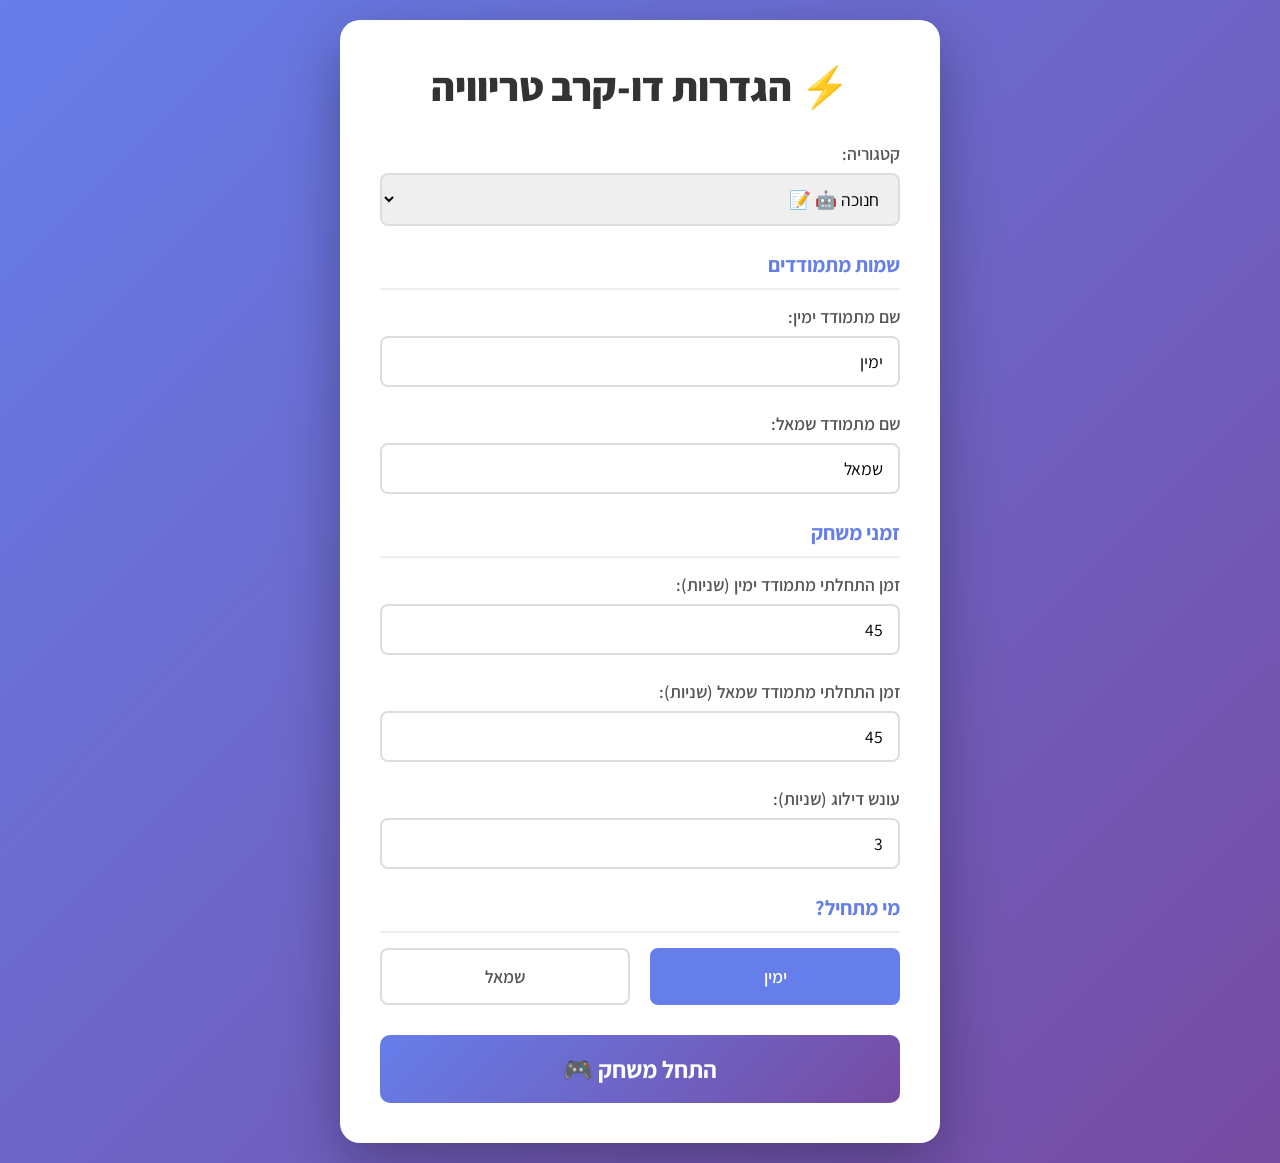
<file: index.html>
<!DOCTYPE html>
<html dir="rtl" lang="he">
<head>
    <meta charset="UTF-8">
    <meta name="viewport" content="width=device-width, initial-scale=1.0">
    <title>הגדרות דו-קרב טריוויה</title>
    <link rel="icon" type="image/png" href="assets/grid.png">
    <link href="https://fonts.googleapis.com/css2?family=Assistant:wght@400;600;700;800&display=swap" rel="stylesheet">
    <style>
        * {
            margin: 0;
            padding: 0;
            box-sizing: border-box;
        }

        body {
            font-family: 'Assistant', sans-serif;
            background: linear-gradient(135deg, #667eea 0%, #764ba2 100%);
            min-height: 100vh;
            display: flex;
            justify-content: center;
            align-items: center;
            padding: 20px;
        }

        .setup-container {
            background: white;
            border-radius: 20px;
            padding: 40px;
            max-width: 600px;
            width: 100%;
            box-shadow: 0 20px 60px rgba(0,0,0,0.3);
        }

        h1 {
            text-align: center;
            color: #333;
            margin-bottom: 30px;
            font-size: 2.5em;
            font-weight: 800;
        }

        .form-group {
            margin-bottom: 25px;
        }

        label {
            display: block;
            margin-bottom: 8px;
            color: #555;
            font-weight: 600;
            font-size: 1.1em;
        }

        input[type="text"],
        input[type="number"],
        select {
            width: 100%;
            padding: 12px 15px;
            border: 2px solid #ddd;
            border-radius: 8px;
            font-size: 1.1em;
            font-family: 'Assistant', sans-serif;
            transition: border-color 0.3s;
            text-align: right;
        }

        input[type="text"]:focus,
        input[type="number"]:focus,
        select:focus {
            outline: none;
            border-color: #667eea;
        }

        .radio-group {
            display: flex;
            gap: 20px;
            margin-top: 10px;
        }

        .radio-option {
            flex: 1;
        }

        .radio-option input[type="radio"] {
            margin-left: 8px;
        }

        .radio-option label {
            display: flex;
            align-items: center;
            justify-content: center;
            padding: 15px;
            border: 2px solid #ddd;
            border-radius: 8px;
            cursor: pointer;
            transition: all 0.3s;
            margin-bottom: 0;
        }

        .radio-option input[type="radio"]:checked + label {
            background: #667eea;
            color: white;
            border-color: #667eea;
        }

        .radio-option input[type="radio"] {
            display: none;
        }

        .start-button {
            width: 100%;
            padding: 18px;
            background: linear-gradient(135deg, #667eea 0%, #764ba2 100%);
            color: white;
            border: none;
            border-radius: 10px;
            font-size: 1.5em;
            font-weight: 700;
            cursor: pointer;
            transition: transform 0.2s, box-shadow 0.2s;
            margin-top: 30px;
            font-family: 'Assistant', sans-serif;
        }

        .start-button:hover {
            transform: translateY(-2px);
            box-shadow: 0 10px 30px rgba(102, 126, 234, 0.4);
        }

        .start-button:active {
            transform: translateY(0);
        }

        .section-title {
            font-size: 1.3em;
            color: #667eea;
            margin-top: 20px;
            margin-bottom: 15px;
            padding-bottom: 10px;
            border-bottom: 2px solid #eee;
            font-weight: 700;
        }

        .loading {
            text-align: center;
            color: #999;
            font-style: italic;
        }
    </style>
</head>
<body>
    <div class="setup-container">
        <h1>⚡ הגדרות דו-קרב טריוויה</h1>
        
        <form id="setupForm">
            <div class="form-group">
                <label for="category">קטגוריה:</label>
                <select id="category" name="category" required>
                    <option value="">טוען קטגוריות...</option>
                </select>
            </div>

            <div class="section-title">שמות מתמודדים</div>

            <div class="form-group">
                <label for="nameRight">שם מתמודד ימין:</label>
                <input type="text" id="nameRight" name="nameRight" value="ימין" required>
            </div>

            <div class="form-group">
                <label for="nameLeft">שם מתמודד שמאל:</label>
                <input type="text" id="nameLeft" name="nameLeft" value="שמאל" required>
            </div>

            <div class="section-title">זמני משחק</div>

            <div class="form-group">
                <label for="timeRight">זמן התחלתי מתמודד ימין (שניות):</label>
                <input type="number" id="timeRight" name="timeRight" value="45" min="10" max="300" required>
            </div>

            <div class="form-group">
                <label for="timeLeft">זמן התחלתי מתמודד שמאל (שניות):</label>
                <input type="number" id="timeLeft" name="timeLeft" value="45" min="10" max="300" required>
            </div>

            <div class="form-group">
                <label for="skipPenalty">עונש דילוג (שניות):</label>
                <input type="number" id="skipPenalty" name="skipPenalty" value="3" min="1" max="10" required>
            </div>

            <div class="section-title">מי מתחיל?</div>

            <div class="radio-group">
                <div class="radio-option">
                    <input type="radio" id="startRight" name="startingContestant" value="RIGHT" checked>
                    <label for="startRight">ימין</label>
                </div>
                <div class="radio-option">
                    <input type="radio" id="startLeft" name="startingContestant" value="LEFT">
                    <label for="startLeft">שמאל</label>
                </div>
            </div>

            <button type="submit" class="start-button">התחל משחק 🎮</button>
        </form>
    </div>

    <script src="js/questionsData.js"></script>
    <script src="js/setup.js"></script>
</body>
</html>
</file>
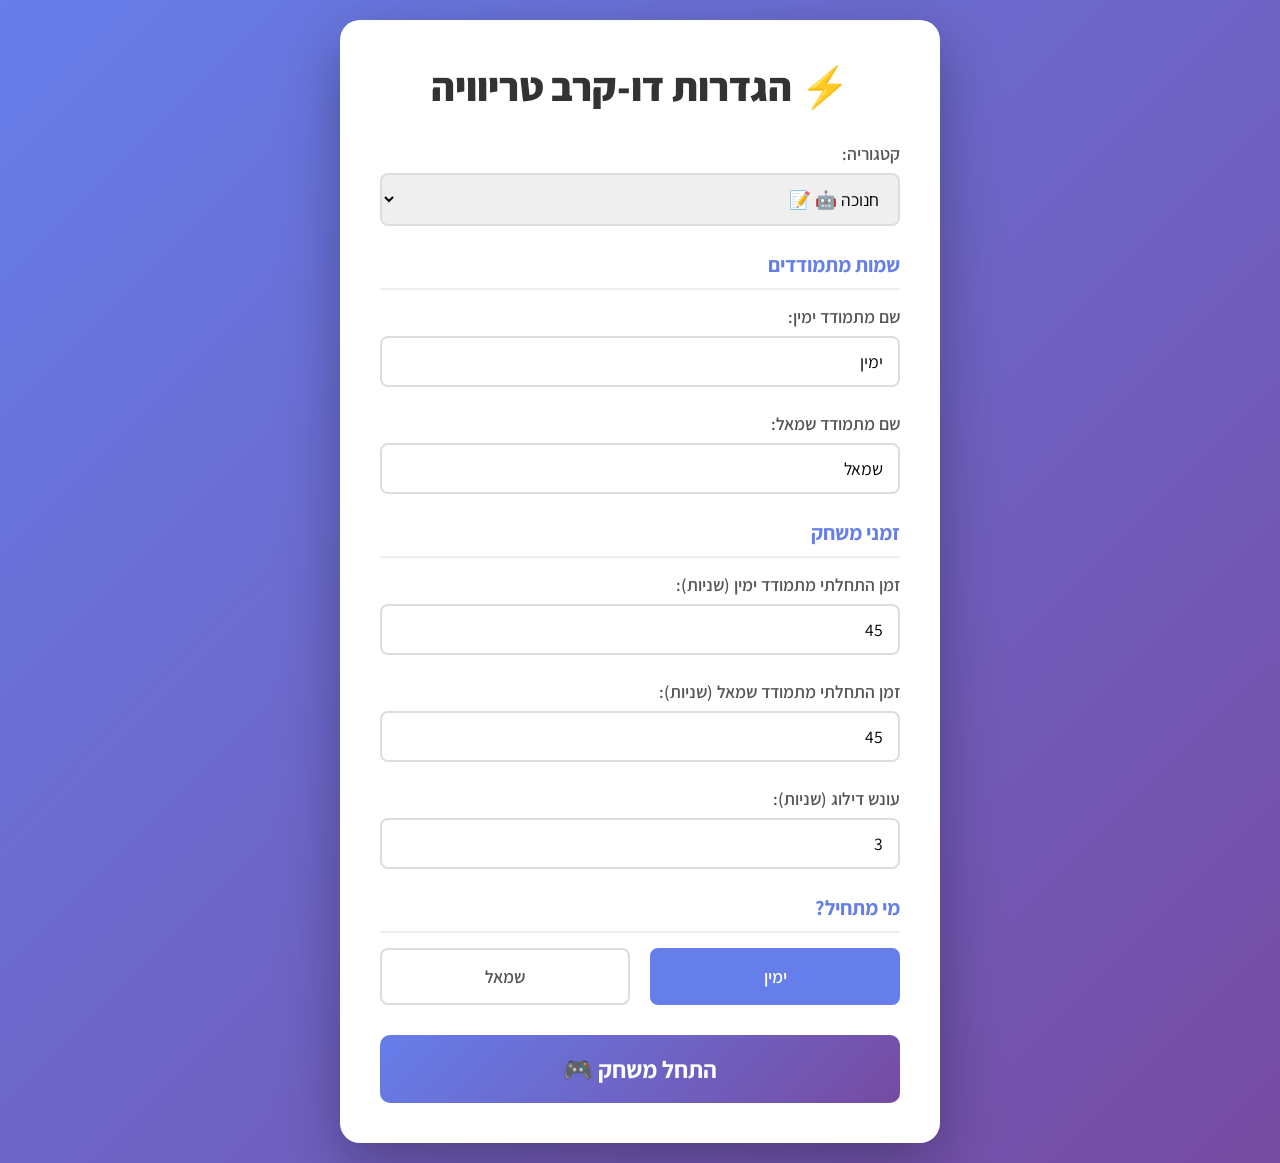
<file: game.html>
<!DOCTYPE html>
<html dir="rtl" lang="he">
<head>
    <meta charset="UTF-8">
    <meta name="viewport" content="width=device-width, initial-scale=1.0">
    <title>דו-קרב טריוויה</title>
    <link rel="icon" type="image/png" href="assets/grid.png">
    <link href="https://fonts.googleapis.com/css2?family=Assistant:wght@400;600;700;800;900&display=swap" rel="stylesheet">
    <link rel="stylesheet" href="css/style.css">
    <link rel="stylesheet" href="css/animations.css">
</head>
<body>
    <!-- Main Game Container -->
    <div id="gameContainer" class="game-container">
        
        <!-- Timers Section -->
        <div class="timers-section">
            <!-- Right Contestant Timer -->
            <div id="timerRight" class="timer-box timer-right">
                <div class="active-indicator">▶ תורו כעת</div>
                <div class="big-arrow right-arrow">
                    <svg viewBox="0 0 100 100" xmlns="http://www.w3.org/2000/svg">
                        <path d="M 10 50 L 70 10 L 70 35 L 90 35 L 90 65 L 70 65 L 70 90 Z" fill="currentColor"/>
                    </svg>
                </div>
                <div class="timer-label" id="labelRight">ימין</div>
                <div class="timer-display" id="timeRight">45</div>
            </div>

            <!-- Left Contestant Timer -->
            <div id="timerLeft" class="timer-box timer-left">
                <div class="active-indicator">תורו כעת ◀</div>
                <div class="big-arrow left-arrow">
                    <svg viewBox="0 0 100 100" xmlns="http://www.w3.org/2000/svg">
                        <path d="M 90 50 L 30 10 L 30 35 L 10 35 L 10 65 L 30 65 L 30 90 Z" fill="currentColor"/>
                    </svg>
                </div>
                <div class="timer-label" id="labelLeft">שמאל</div>
                <div class="timer-display" id="timeLeft">45</div>
            </div>
        </div>

        <!-- Question Section -->
        <div class="question-section">
            <div class="question-container">
                <div id="questionContent" class="question-content">
                    <!-- Question will be inserted here -->
                </div>
            </div>
        </div>

        <!-- Answer Overlay (shown during skip penalty) -->
        <div id="answerOverlay" class="answer-overlay hidden">
            <div class="answer-label">התשובה הנכונה:</div>
            <div id="answerContent" class="answer-content"></div>
        </div>

        <!-- Correct Answer Toast (shown briefly after correct answer) -->
        <div id="correctAnswerToast" class="correct-answer-toast hidden">
            <div class="toast-label">התשובה:</div>
            <div id="correctAnswerText" class="toast-answer"></div>
        </div>

        <!-- Info Bar -->
        <div class="info-bar">
            <div class="info-item">
                <span class="info-label">קטגוריה:</span>
                <span id="categoryDisplay" class="info-value">טוען...</span>
            </div>
        </div>
    </div>

    <!-- Pause Menu Overlay -->
    <div id="pauseMenu" class="pause-menu hidden">
        <div class="pause-content">
            <h2>המשחק מושהה</h2>
            <div class="pause-instructions">
                <p><strong>ESC</strong> - חזרה למשחק</p>
                <p><strong>R</strong> - התחל מחדש</p>
            </div>
            <div class="pause-buttons">
                <button id="resumeButton" class="pause-button">המשך משחק</button>
                <button id="restartButton" class="pause-button pause-button-secondary">התחל מחדש</button>
            </div>
        </div>
    </div>

    <!-- Victory Screen -->
    <div id="victoryScreen" class="victory-screen hidden">
        <div class="victory-content">
            <h1 class="victory-title">🏆 המשחק נגמר! 🏆</h1>
            <h2 class="winner-announcement">
                <span>המנצח הוא</span>
                <span id="winnerName" class="winner-name">---</span>!
            </h2>
            
            <div class="statistics">
                <h3>סטטיסטיקות</h3>
                
                <div class="stats-grid">
                    <div class="stat-card">
                        <div class="stat-title" id="rightName">ימין</div>
                        <div class="stat-row">
                            <span class="stat-label">תשובות נכונות:</span>
                            <span id="rightCorrect" class="stat-value">0</span>
                        </div>
                        <div class="stat-row">
                            <span class="stat-label">דילוגים:</span>
                            <span id="rightSkips" class="stat-value">0</span>
                        </div>
                        <div class="stat-row">
                            <span class="stat-label">זמן שנותר:</span>
                            <span id="rightTime" class="stat-value">0</span>
                        </div>
                    </div>

                    <div class="stat-card">
                        <div class="stat-title" id="leftName">שמאל</div>
                        <div class="stat-row">
                            <span class="stat-label">תשובות נכונות:</span>
                            <span id="leftCorrect" class="stat-value">0</span>
                        </div>
                        <div class="stat-row">
                            <span class="stat-label">דילוגים:</span>
                            <span id="leftSkips" class="stat-value">0</span>
                        </div>
                        <div class="stat-row">
                            <span class="stat-label">זמן שנותר:</span>
                            <span id="leftTime" class="stat-value">0</span>
                        </div>
                    </div>
                </div>
            </div>

            <button id="playAgainButton" class="play-again-button">שחק שוב</button>
        </div>
    </div>

    <!-- Ready Screen -->
    <div id="readyScreen" class="ready-screen hidden">
        <div class="ready-content">
            <h2>מוכנים?</h2>
            <p class="ready-instruction">לחצו על מקש כלשהו להתחלה</p>
            <div class="press-key-indicator">⌨️</div>
        </div>
    </div>

    <!-- Countdown Screen -->
    <div id="countdownScreen" class="countdown-screen hidden">
        <div class="countdown-number" id="countdownNumber">3</div>
    </div>

    <!-- Loading Screen -->
    <div id="loadingScreen" class="loading-screen">
        <div class="loading-content">
            <div class="loading-spinner"></div>
            <p id="loadingText">טוען משחק...</p>
            <div id="loadingProgress" class="loading-progress hidden">
                <div class="progress-bar">
                    <div id="progressFill" class="progress-fill"></div>
                </div>
                <p id="progressText" class="progress-text">0 / 0</p>
            </div>
        </div>
    </div>

    <!-- Scripts -->
    <script src="js/questionsData.js"></script>
    <script src="js/state.js"></script>
    <script src="js/timers.js"></script>
    <script src="js/questions.js"></script>
    <script src="js/audio.js"></script>
    <script src="js/keyboard.js"></script>
    <script src="js/ui.js"></script>
</body>
</html>
</file>
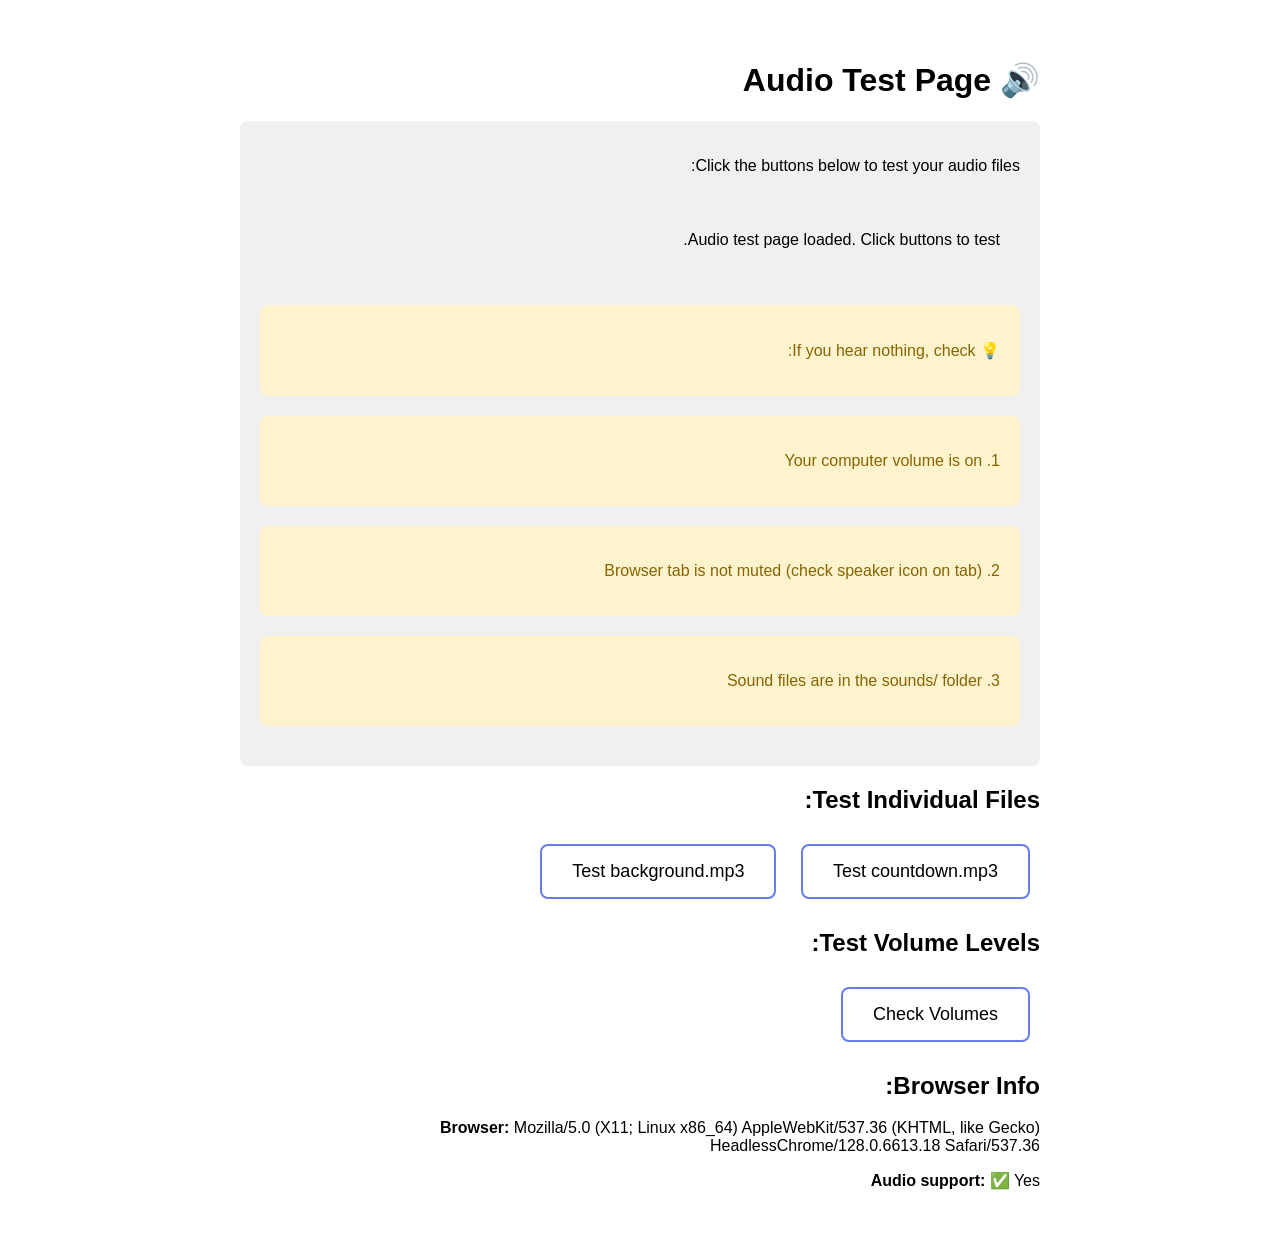
<file: test-audio.html>
<!DOCTYPE html>
<html dir="rtl" lang="he">
<head>
    <meta charset="UTF-8">
    <meta name="viewport" content="width=device-width, initial-scale=1.0">
    <title>Audio Test</title>
    <style>
        body {
            font-family: Arial, sans-serif;
            padding: 40px;
            max-width: 800px;
            margin: 0 auto;
        }
        button {
            padding: 15px 30px;
            font-size: 18px;
            margin: 10px;
            cursor: pointer;
            border-radius: 8px;
            border: 2px solid #667eea;
            background: white;
        }
        button:hover {
            background: #667eea;
            color: white;
        }
        .status {
            margin: 20px 0;
            padding: 20px;
            border-radius: 8px;
            background: #f0f0f0;
        }
        .success { background: #d4edda; color: #155724; }
        .error { background: #f8d7da; color: #721c24; }
        .warning { background: #fff3cd; color: #856404; }
    </style>
</head>
<body>
    <h1>🔊 Audio Test Page</h1>
    
    <div class="status" id="status">
        <p>Click the buttons below to test your audio files:</p>
    </div>

    <div>
        <h2>Test Individual Files:</h2>
        <button onclick="testCountdown()">Test countdown.mp3</button>
        <button onclick="testBackground()">Test background.mp3</button>
    </div>

    <div>
        <h2>Test Volume Levels:</h2>
        <button onclick="testVolumes()">Check Volumes</button>
    </div>

    <div>
        <h2>Browser Info:</h2>
        <div id="browserInfo"></div>
    </div>

    <script>
        const status = document.getElementById('status');
        const browserInfo = document.getElementById('browserInfo');

        // Show browser info
        browserInfo.innerHTML = `
            <p><strong>Browser:</strong> ${navigator.userAgent}</p>
            <p><strong>Audio support:</strong> ${typeof Audio !== 'undefined' ? '✅ Yes' : '❌ No'}</p>
        `;

        function log(message, type = 'info') {
            const div = document.createElement('div');
            div.className = `status ${type}`;
            div.innerHTML = `<p>${message}</p>`;
            status.appendChild(div);
            console.log(message);
        }

        function testCountdown() {
            log('Testing countdown.mp3...', 'info');
            const audio = new Audio('sounds/countdown.mp3');
            
            audio.addEventListener('canplaythrough', () => {
                log('✅ countdown.mp3 loaded successfully!', 'success');
            });
            
            audio.addEventListener('error', (e) => {
                log(`❌ Error loading countdown.mp3: ${e.type}`, 'error');
            });
            
            audio.play().then(() => {
                log('🔊 countdown.mp3 is playing!', 'success');
            }).catch(err => {
                log(`❌ Failed to play countdown.mp3: ${err.message}`, 'error');
                log('💡 Try clicking the button again - browser might need user interaction first', 'warning');
            });
        }

        function testBackground() {
            log('Testing background.mp3...', 'info');
            const audio = new Audio('sounds/background.mp3');
            audio.loop = true;
            audio.volume = 0.3;
            
            audio.addEventListener('canplaythrough', () => {
                log('✅ background.mp3 loaded successfully!', 'success');
            });
            
            audio.addEventListener('error', (e) => {
                log(`❌ Error loading background.mp3: ${e.type}`, 'error');
            });
            
            audio.play().then(() => {
                log('🔊 background.mp3 is playing! (Click again to stop)', 'success');
                
                // Add stop button
                const stopBtn = document.createElement('button');
                stopBtn.textContent = 'Stop Background Music';
                stopBtn.onclick = () => {
                    audio.pause();
                    audio.currentTime = 0;
                    log('⏹️ Background music stopped', 'info');
                    stopBtn.remove();
                };
                status.appendChild(stopBtn);
            }).catch(err => {
                log(`❌ Failed to play background.mp3: ${err.message}`, 'error');
                log('💡 Try clicking the button again - browser might need user interaction first', 'warning');
            });
        }

        function testVolumes() {
            log('Testing volume levels...', 'info');
            
            const countdown = new Audio('sounds/countdown.mp3');
            const background = new Audio('sounds/background.mp3');
            
            log(`countdown.mp3 volume: ${countdown.volume * 100}%`, 'info');
            log(`background.mp3 volume: ${background.volume * 100}%`, 'info');
            
            // Check if files exist
            countdown.addEventListener('canplaythrough', () => {
                log('✅ countdown.mp3 file exists and is readable', 'success');
            });
            
            background.addEventListener('canplaythrough', () => {
                log('✅ background.mp3 file exists and is readable', 'success');
            });
            
            countdown.addEventListener('error', () => {
                log('❌ countdown.mp3 file not found or unreadable', 'error');
            });
            
            background.addEventListener('error', () => {
                log('❌ background.mp3 file not found or unreadable', 'error');
            });
        }

        // Initial test on page load
        log('Audio test page loaded. Click buttons to test.', 'info');
        log('💡 If you hear nothing, check:', 'warning');
        log('  1. Your computer volume is on', 'warning');
        log('  2. Browser tab is not muted (check speaker icon on tab)', 'warning');
        log('  3. Sound files are in the sounds/ folder', 'warning');
    </script>
</body>
</html>
</file>
<file: css/style.css>
/* Main Styles - RTL Hebrew Layout for Duel Trivia Game */

* {
    margin: 0;
    padding: 0;
    box-sizing: border-box;
}

:root {
    --primary-color: #667eea;
    --secondary-color: #764ba2;
    --correct-color: #48bb78;
    --warning-color: #f56565;
    --text-dark: #2d3748;
    --text-light: #ffffff;
    --bg-gradient: linear-gradient(135deg, #667eea 0%, #764ba2 100%);
}

body {
    font-family: 'Assistant', sans-serif;
    background: var(--bg-gradient);
    min-height: 100vh;
    overflow: hidden;
    direction: rtl;
    color: var(--text-dark);
}

/* Game Container */
.game-container {
    width: 100vw;
    height: 100vh;
    display: flex;
    flex-direction: column;
    padding: 0;
    gap: 0;
}

/* Timers Section */
.timers-section {
    display: flex;
    justify-content: space-between;
    gap: 30px;
    padding: 15px 50px;
    position: relative;
    z-index: 10;
}

.timer-box {
    flex: 1;
    max-width: 200px;
    background: white;
    border-radius: 15px;
    padding: 8px 20px;
    text-align: center;
    box-shadow: 0 5px 15px rgba(0, 0, 0, 0.15);
    transition: all 0.3s ease;
    border: 4px solid transparent;
    position: relative;
    opacity: 0.6;
}

.timer-box.active {
    border-color: var(--primary-color);
    box-shadow: 0 0 40px rgba(102, 126, 234, 0.8), 0 0 80px rgba(102, 126, 234, 0.4);
    transform: scale(1.1);
    opacity: 1;
    background: linear-gradient(135deg, #ffffff 0%, #f0f4ff 100%);
}

.timer-box.warning {
    border-color: var(--warning-color);
    animation: warningPulse 1s ease-in-out infinite;
}

/* Active indicator removed - using arrow instead */
.active-indicator {
    display: none;
}

/* Big Arrow Indicator */
.big-arrow {
    position: absolute;
    width: 140px;
    height: 140px;
    top: 50%;
    transform: translateY(-50%);
    color: #FFD700;
    opacity: 0;
    pointer-events: none;
    transition: all 0.3s ease;
    filter: drop-shadow(0 0 30px rgba(255, 215, 0, 0.9)) drop-shadow(0 0 60px rgba(255, 215, 0, 0.6));
}

.right-arrow {
    left: -150px;
}

.left-arrow {
    right: -150px;
}

.timer-box.active .big-arrow {
    opacity: 1;
    animation: arrowBounce 1.5s ease-in-out infinite;
    color: #FFD700;
}

.timer-label {
    font-size: 1.3em;
    font-weight: 700;
    color: var(--text-dark);
    margin-bottom: 2px;
}

.timer-display {
    font-size: 3.5em;
    font-weight: 900;
    color: var(--primary-color);
    line-height: 1;
    margin: 0;
}

.timer-box.warning .timer-display {
    color: var(--warning-color);
}

/* Timer subtitle removed for more compact design */
.timer-subtitle {
    display: none;
}

/* Question Section */
.question-section {
    flex: 1;
    display: flex;
    align-items: flex-start;
    justify-content: center;
    padding: 15px 50px;
    overflow-y: auto;
}

.question-container {
    width: 100%;
    max-width: 1600px;
    background: white;
    border-radius: 30px;
    padding: 50px 100px;
    box-shadow: 0 20px 60px rgba(0, 0, 0, 0.3);
    display: flex;
    align-items: center;
    justify-content: center;
    margin-bottom: 15px;
}

.question-content {
    font-size: 4.5em;
    font-weight: 600;
    text-align: center;
    line-height: 1.5;
    color: var(--text-dark);
}

.question-content img {
    max-width: 100%;
    max-height: 65vh;
    object-fit: contain;
    border-radius: 15px;
    display: block;
}

/* Answer Overlay (during skip penalty) */
.answer-overlay {
    position: fixed;
    top: 50%;
    left: 50%;
    transform: translate(-50%, -50%);
    background: rgba(245, 101, 101, 0.95);
    color: white;
    padding: 50px 80px;
    border-radius: 30px;
    box-shadow: 0 20px 80px rgba(0, 0, 0, 0.5);
    z-index: 100;
    text-align: center;
    max-width: 80%;
}

.answer-overlay.hidden {
    display: none;
}

.answer-label {
    font-size: 2em;
    font-weight: 700;
    margin-bottom: 20px;
    opacity: 0.9;
}

.answer-content {
    font-size: 3.5em;
    font-weight: 800;
    line-height: 1.3;
}

/* Info Bar */
.info-bar {
    display: flex;
    justify-content: space-between;
    padding: 15px 50px;
    background: rgba(255, 255, 255, 0.95);
    box-shadow: 0 -5px 15px rgba(0, 0, 0, 0.1);
    position: relative;
    z-index: 10;
}

.info-item {
    display: flex;
    align-items: center;
    gap: 10px;
}

.info-label {
    font-size: 1.3em;
    font-weight: 600;
    color: #4a5568;
}

.info-value {
    font-size: 1.5em;
    font-weight: 800;
    color: var(--primary-color);
}

/* Pause Menu */
.pause-menu {
    position: fixed;
    top: 0;
    left: 0;
    width: 100vw;
    height: 100vh;
    background: rgba(0, 0, 0, 0.9);
    backdrop-filter: blur(10px);
    display: flex;
    align-items: center;
    justify-content: center;
    z-index: 200;
}

.pause-menu.hidden {
    display: none;
}

.pause-content {
    background: white;
    border-radius: 30px;
    padding: 60px 80px;
    text-align: center;
    box-shadow: 0 30px 90px rgba(0, 0, 0, 0.5);
}

.pause-content h2 {
    font-size: 3.5em;
    font-weight: 800;
    color: var(--text-dark);
    margin-bottom: 40px;
}

.pause-instructions {
    margin-bottom: 40px;
}

.pause-instructions p {
    font-size: 1.8em;
    margin: 15px 0;
    color: #4a5568;
}

.pause-instructions strong {
    color: var(--primary-color);
    font-weight: 800;
}

.pause-buttons {
    display: flex;
    gap: 20px;
    justify-content: center;
}

.pause-button {
    padding: 20px 40px;
    font-size: 1.8em;
    font-weight: 700;
    border: none;
    border-radius: 15px;
    cursor: pointer;
    transition: all 0.3s;
    font-family: 'Assistant', sans-serif;
}

.pause-button:first-child {
    background: var(--bg-gradient);
    color: white;
}

.pause-button:hover {
    transform: translateY(-3px);
    box-shadow: 0 10px 30px rgba(0, 0, 0, 0.3);
}

.pause-button-secondary {
    background: #e2e8f0;
    color: var(--text-dark);
}

/* Victory Screen */
.victory-screen {
    position: fixed;
    top: 0;
    left: 0;
    width: 100vw;
    height: 100vh;
    background: rgba(0, 0, 0, 0.95);
    display: flex;
    align-items: center;
    justify-content: center;
    z-index: 300;
}

.victory-screen.hidden {
    display: none;
}

.victory-content {
    background: white;
    border-radius: 40px;
    padding: 60px 80px;
    text-align: center;
    max-width: 1000px;
    box-shadow: 0 40px 120px rgba(0, 0, 0, 0.5);
}

.victory-title {
    font-size: 3.5em;
    font-weight: 900;
    color: var(--primary-color);
    margin-bottom: 30px;
}

.winner-announcement {
    font-size: 2.8em;
    font-weight: 700;
    color: var(--text-dark);
    margin-bottom: 50px;
}

.winner-name {
    color: var(--correct-color);
    font-size: 1.2em;
    font-weight: 900;
}

.statistics h3 {
    font-size: 2.2em;
    font-weight: 800;
    color: var(--text-dark);
    margin-bottom: 30px;
}

.stats-grid {
    display: grid;
    grid-template-columns: 1fr 1fr;
    gap: 30px;
    margin-bottom: 40px;
}

.stat-card {
    background: #f7fafc;
    border-radius: 20px;
    padding: 30px;
    border: 3px solid #e2e8f0;
}

.stat-title {
    font-size: 2em;
    font-weight: 800;
    color: var(--primary-color);
    margin-bottom: 20px;
}

.stat-row {
    display: flex;
    justify-content: space-between;
    align-items: center;
    margin: 15px 0;
    font-size: 1.4em;
}

.stat-label {
    font-weight: 600;
    color: #4a5568;
}

.stat-value {
    font-weight: 800;
    color: var(--text-dark);
    font-size: 1.3em;
}

.play-again-button {
    width: 100%;
    padding: 25px;
    font-size: 2em;
    font-weight: 800;
    background: var(--bg-gradient);
    color: white;
    border: none;
    border-radius: 20px;
    cursor: pointer;
    transition: all 0.3s;
    font-family: 'Assistant', sans-serif;
}

.play-again-button:hover {
    transform: translateY(-3px);
    box-shadow: 0 15px 40px rgba(102, 126, 234, 0.4);
}

/* Loading Screen */
.loading-screen {
    position: fixed;
    top: 0;
    left: 0;
    width: 100vw;
    height: 100vh;
    background: var(--bg-gradient);
    display: flex;
    align-items: center;
    justify-content: center;
    z-index: 400;
}

.loading-screen.hidden {
    display: none;
}

.loading-content {
    text-align: center;
    color: white;
}

.loading-spinner {
    width: 80px;
    height: 80px;
    border: 8px solid rgba(255, 255, 255, 0.3);
    border-top-color: white;
    border-radius: 50%;
    animation: spin 1s linear infinite;
    margin: 0 auto 30px;
}

.loading-content p {
    font-size: 2em;
    font-weight: 700;
}

.loading-progress {
    margin-top: 30px;
    width: 400px;
    max-width: 90vw;
}

.loading-progress.hidden {
    display: none;
}

.progress-bar {
    width: 100%;
    height: 30px;
    background: rgba(255, 255, 255, 0.2);
    border-radius: 15px;
    overflow: hidden;
    margin-bottom: 15px;
}

.progress-fill {
    height: 100%;
    background: linear-gradient(90deg, #48bb78 0%, #38a169 100%);
    width: 0%;
    transition: width 0.3s ease;
    border-radius: 15px;
}

.progress-text {
    font-size: 1.5em;
    font-weight: 600;
    color: white;
    opacity: 0.9;
}

@keyframes spin {
    to { transform: rotate(360deg); }
}

/* Responsive adjustments for very large screens */
@media (min-width: 1920px) {
    .timer-display {
        font-size: 8em;
    }
    
    .question-content {
        font-size: 4em;
    }
    
    .answer-content {
        font-size: 4.5em;
    }
}

/* Ready Screen */
.ready-screen {
    position: fixed;
    top: 0;
    left: 0;
    width: 100vw;
    height: 100vh;
    background: linear-gradient(135deg, #667eea 0%, #764ba2 100%);
    display: flex;
    align-items: center;
    justify-content: center;
    z-index: 600;
}

.ready-screen.hidden {
    display: none;
}

.ready-content {
    text-align: center;
    color: white;
}

.ready-content h2 {
    font-size: 6em;
    font-weight: 900;
    margin-bottom: 30px;
}

.ready-instruction {
    font-size: 2.5em;
    font-weight: 600;
    margin-bottom: 40px;
    opacity: 0.9;
}

.press-key-indicator {
    font-size: 5em;
    animation: pressKeyBounce 1.5s ease-in-out infinite;
}

/* Countdown Screen */
.countdown-screen {
    position: fixed;
    top: 0;
    left: 0;
    width: 100vw;
    height: 100vh;
    background: rgba(0, 0, 0, 0.95);
    display: flex;
    align-items: center;
    justify-content: center;
    z-index: 500;
}

.countdown-screen.hidden {
    display: none;
}

.countdown-number {
    font-size: 15em;
    font-weight: 900;
    color: white;
    text-align: center;
    animation: countdownPulse 1s ease-in-out;
}

.countdown-number.go {
    color: var(--correct-color);
    font-size: 12em;
}

/* Correct Answer Toast - Different styles for text vs image questions */
.correct-answer-toast {
    position: fixed;
    background: linear-gradient(135deg, #48bb78 0%, #38a169 100%);
    color: white;
    border-radius: 40px;
    box-shadow: 0 30px 100px rgba(0, 0, 0, 0.5), 
                0 0 80px rgba(72, 187, 120, 0.6),
                inset 0 -5px 30px rgba(0, 0, 0, 0.2);
    z-index: 250;
    text-align: center;
    border: 6px solid rgba(255, 255, 255, 0.3);
}

/* For text-based questions: appear below the question */
.correct-answer-toast.text-question {
    bottom: 80px;
    left: 50%;
    transform: translateX(-50%);
    padding: 40px 80px;
    max-width: 80%;
    animation: correctAnswerSlideUp 0.5s cubic-bezier(0.68, -0.55, 0.265, 1.55);
}

.correct-answer-toast.text-question.fade-out {
    animation: correctAnswerSlideDown 0.3s ease-out forwards;
}

/* For image-based questions: appear above the picture, bouncing from top */
.correct-answer-toast.image-question {
    top: 120px;
    left: 50%;
    transform: translateX(-50%);
    padding: 30px 60px;
    max-width: 70%;
    animation: correctAnswerBounceDown 0.6s cubic-bezier(0.68, -0.55, 0.265, 1.55);
}

.correct-answer-toast.image-question.fade-out {
    animation: correctAnswerFadeUp 0.3s ease-out forwards;
}

.correct-answer-toast.hidden {
    display: none;
}

.toast-label {
    font-weight: 900;
    margin-bottom: 15px;
    opacity: 0.95;
    text-transform: uppercase;
    letter-spacing: 2px;
    text-shadow: 0 2px 10px rgba(0, 0, 0, 0.3);
}

/* Text question label */
.correct-answer-toast.text-question .toast-label {
    font-size: 2em;
}

/* Image question label */
.correct-answer-toast.image-question .toast-label {
    font-size: 1.6em;
}

.toast-answer {
    font-weight: 900;
    line-height: 1.3;
    text-shadow: 0 4px 20px rgba(0, 0, 0, 0.3);
    animation: answerPulse 0.6s ease-in-out;
}

/* Text question answer */
.correct-answer-toast.text-question .toast-answer {
    font-size: 3.5em;
}

/* Image question answer */
.correct-answer-toast.image-question .toast-answer {
    font-size: 2.8em;
}

/* Hidden utility class */
.hidden {
    display: none !important;
}
</file>
<file: css/animations.css>
/* Animations - transitions, effects, and visual feedback */

/* Warning Pulse Animation */
@keyframes warningPulse {
    0%, 100% {
        box-shadow: 0 0 40px rgba(245, 101, 101, 0.8);
        border-color: #f56565;
    }
    50% {
        box-shadow: 0 0 80px rgba(245, 101, 101, 1);
        border-color: #fc8181;
    }
}

/* Correct Answer Flash */
@keyframes correctFlash {
    0% {
        background: white;
    }
    50% {
        background: #48bb78;
        transform: scale(1.05);
    }
    100% {
        background: white;
    }
}

.question-container.correct {
    animation: correctFlash 0.6s ease-in-out;
}

/* Question Fade In */
@keyframes questionFadeIn {
    from {
        opacity: 0;
        transform: translateY(30px);
    }
    to {
        opacity: 1;
        transform: translateY(0);
    }
}

.question-content {
    animation: questionFadeIn 0.5s ease-out;
}

/* Answer Overlay Fade In */
@keyframes answerFadeIn {
    from {
        opacity: 0;
        transform: translate(-50%, -50%) scale(0.8);
    }
    to {
        opacity: 1;
        transform: translate(-50%, -50%) scale(1);
    }
}

.answer-overlay:not(.hidden) {
    animation: answerFadeIn 0.3s ease-out;
}

/* Timer Switch Animation */
@keyframes timerActivate {
    0% {
        transform: scale(1);
    }
    50% {
        transform: scale(1.1);
    }
    100% {
        transform: scale(1.05);
    }
}

.timer-box.activate {
    animation: timerActivate 0.5s ease-out;
}

/* Victory Screen Confetti Effect */
@keyframes victoryZoomIn {
    from {
        opacity: 0;
        transform: scale(0.5);
    }
    to {
        opacity: 1;
        transform: scale(1);
    }
}

.victory-content {
    animation: victoryZoomIn 0.6s cubic-bezier(0.34, 1.56, 0.64, 1);
}

/* Loading Spinner */
@keyframes spin {
    to {
        transform: rotate(360deg);
    }
}

/* Pause Menu Fade In */
@keyframes fadeIn {
    from {
        opacity: 0;
    }
    to {
        opacity: 1;
    }
}

.pause-menu:not(.hidden) {
    animation: fadeIn 0.3s ease-out;
}

/* Number Count Animation (for timer updates) */
@keyframes numberUpdate {
    0% {
        transform: translateY(-5px);
        opacity: 0.7;
    }
    100% {
        transform: translateY(0);
        opacity: 1;
    }
}

/* Shake Animation (for errors or urgent warnings) */
@keyframes shake {
    0%, 100% {
        transform: translateX(0);
    }
    10%, 30%, 50%, 70%, 90% {
        transform: translateX(-10px);
    }
    20%, 40%, 60%, 80% {
        transform: translateX(10px);
    }
}

.shake {
    animation: shake 0.5s ease-in-out;
}

/* Glow Effect for Active Timer */
@keyframes glow {
    0%, 100% {
        box-shadow: 0 0 40px rgba(102, 126, 234, 0.8), 0 0 80px rgba(102, 126, 234, 0.4);
    }
    50% {
        box-shadow: 0 0 50px rgba(102, 126, 234, 1), 0 0 100px rgba(102, 126, 234, 0.6);
    }
}

.timer-box.active {
    animation: glow 2s ease-in-out infinite;
}

/* Active Indicator Pulse */
@keyframes indicatorPulse {
    0%, 100% {
        transform: translateX(-50%) scale(1);
    }
    50% {
        transform: translateX(-50%) scale(1.05);
    }
}

/* Arrow Bounce Animation */
@keyframes arrowBounce {
    0%, 100% {
        transform: translateY(-50%) translateX(0);
    }
    50% {
        transform: translateY(-50%) translateX(15px);
    }
}

/* Arrow Bounce Animation for Left Arrow */
.left-arrow {
    animation-name: arrowBounceLeft !important;
}

@keyframes arrowBounceLeft {
    0%, 100% {
        transform: translateY(-50%) translateX(0);
    }
    50% {
        transform: translateY(-50%) translateX(-15px);
    }
}

/* Skip Penalty Pulse */
@keyframes skipPulse {
    0%, 100% {
        transform: translate(-50%, -50%) scale(1);
    }
    50% {
        transform: translate(-50%, -50%) scale(1.05);
    }
}

.answer-overlay:not(.hidden) {
    animation: answerFadeIn 0.3s ease-out, skipPulse 1s ease-in-out 0.3s infinite;
}

/* Smooth Transitions */
.timer-display,
.question-content,
.info-value {
    transition: all 0.3s ease;
}

/* Button Hover Effects */
.pause-button,
.play-again-button {
    transition: all 0.3s cubic-bezier(0.34, 1.56, 0.64, 1);
}

.pause-button:active,
.play-again-button:active {
    transform: scale(0.95);
}

/* Fade Out Animation */
@keyframes fadeOut {
    from {
        opacity: 1;
    }
    to {
        opacity: 0;
    }
}

.fade-out {
    animation: fadeOut 0.3s ease-out forwards;
}

/* Slide In from Top */
@keyframes slideInFromTop {
    from {
        transform: translateY(-100%);
        opacity: 0;
    }
    to {
        transform: translateY(0);
        opacity: 1;
    }
}

.info-bar {
    animation: slideInFromTop 0.5s ease-out 0.3s backwards;
}

/* Timer boxes slide in */
@keyframes slideInFromSide {
    from {
        transform: translateX(var(--slide-from));
        opacity: 0;
    }
    to {
        transform: translateX(0);
        opacity: 1;
    }
}

.timer-right {
    --slide-from: 100px;
    animation: slideInFromSide 0.6s ease-out;
}

.timer-left {
    --slide-from: -100px;
    animation: slideInFromSide 0.6s ease-out;
}

/* Press Key Bounce Animation */
@keyframes pressKeyBounce {
    0%, 100% {
        transform: translateY(0);
    }
    50% {
        transform: translateY(-20px);
    }
}

/* Countdown Pulse Animation */
@keyframes countdownPulse {
    0% {
        transform: scale(0.5);
        opacity: 0;
    }
    50% {
        transform: scale(1.1);
    }
    100% {
        transform: scale(1);
        opacity: 1;
    }
}

/* Toast Slide In Animation (for image questions) */
@keyframes toastSlideIn {
    from {
        transform: translateX(150%);
        opacity: 0;
    }
    to {
        transform: translateX(0);
        opacity: 1;
    }
}

/* Toast Fade Out Animation (for image questions) */
@keyframes toastFadeOut {
    from {
        transform: translateX(0);
        opacity: 1;
    }
    to {
        transform: translateX(150%);
        opacity: 0;
    }
}

/* Slide Up Animation (for text questions) */
@keyframes correctAnswerSlideUp {
    0% {
        transform: translateX(-50%) translateY(100px);
        opacity: 0;
    }
    50% {
        transform: translateX(-50%) translateY(-10px);
    }
    100% {
        transform: translateX(-50%) translateY(0);
        opacity: 1;
    }
}

/* Slide Down Animation (for text questions) */
@keyframes correctAnswerSlideDown {
    from {
        transform: translateX(-50%) translateY(0);
        opacity: 1;
    }
    to {
        transform: translateX(-50%) translateY(50px);
        opacity: 0;
    }
}

/* Bounce Down Animation (for image questions - from top) */
@keyframes correctAnswerBounceDown {
    0% {
        transform: translateX(-50%) translateY(-150px);
        opacity: 0;
    }
    60% {
        transform: translateX(-50%) translateY(10px);
        opacity: 1;
    }
    80% {
        transform: translateX(-50%) translateY(-5px);
    }
    100% {
        transform: translateX(-50%) translateY(0);
        opacity: 1;
    }
}

/* Fade Up Animation (for image questions - exit) */
@keyframes correctAnswerFadeUp {
    from {
        transform: translateX(-50%) translateY(0);
        opacity: 1;
    }
    to {
        transform: translateX(-50%) translateY(-30px);
        opacity: 0;
    }
}

/* Correct Answer Appear Animation - Bouncy entrance */
@keyframes correctAnswerAppear {
    0% {
        transform: translate(-50%, -50%) scale(0.3);
        opacity: 0;
    }
    50% {
        transform: translate(-50%, -50%) scale(1.1);
    }
    100% {
        transform: translate(-50%, -50%) scale(1);
        opacity: 1;
    }
}

/* Correct Answer Fade Out Animation */
@keyframes correctAnswerFadeOut {
    from {
        transform: translate(-50%, -50%) scale(1);
        opacity: 1;
    }
    to {
        transform: translate(-50%, -50%) scale(0.8);
        opacity: 0;
    }
}

/* Answer Pulse Animation - Subtle pulse for the answer text */
@keyframes answerPulse {
    0%, 100% {
        transform: scale(1);
    }
    50% {
        transform: scale(1.05);
    }
}
</file>
